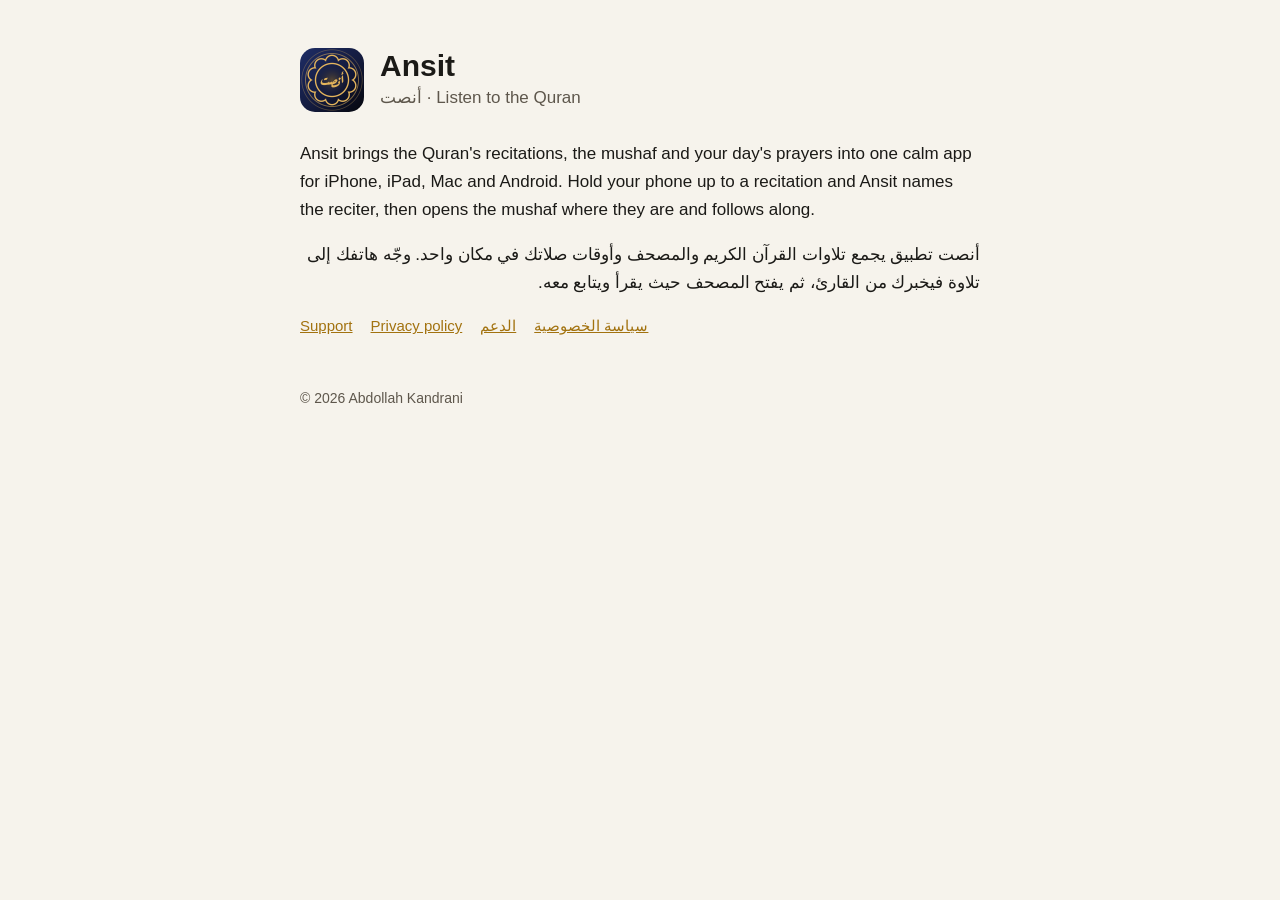
<file: index.html>
<!doctype html><html lang="en"><head><meta charset="utf-8"><meta name="viewport" content="width=device-width,initial-scale=1">
<title>Ansit – Listen to the Quran</title><meta name="description" content="Ansit (أنصت): Quran recitations, the mushaf and prayer times. Name any reciter by voice.">
<link rel="icon" href="assets/icon.png"><link rel="stylesheet" href="assets/site.css"></head><body><main>
<header><img src="assets/icon.png" alt=""><div><h1>Ansit</h1><div class="muted">أنصت · Listen to the Quran</div></div></header>
<p>Ansit brings the Quran's recitations, the mushaf and your day's prayers into one calm app for iPhone, iPad, Mac and Android. Hold your phone up to a recitation and Ansit names the reciter, then opens the mushaf where they are and follows along.</p>
<p dir="rtl">أنصت تطبيق يجمع تلاوات القرآن الكريم والمصحف وأوقات صلاتك في مكان واحد. وجّه هاتفك إلى تلاوة فيخبرك من القارئ، ثم يفتح المصحف حيث يقرأ ويتابع معه.</p>
<nav><a href="support.html">Support</a><a href="privacy.html">Privacy policy</a><a href="support-ar.html">الدعم</a><a href="privacy-ar.html">سياسة الخصوصية</a></nav>
<footer>© 2026 Abdollah Kandrani</footer>
</main></body></html>
</file>
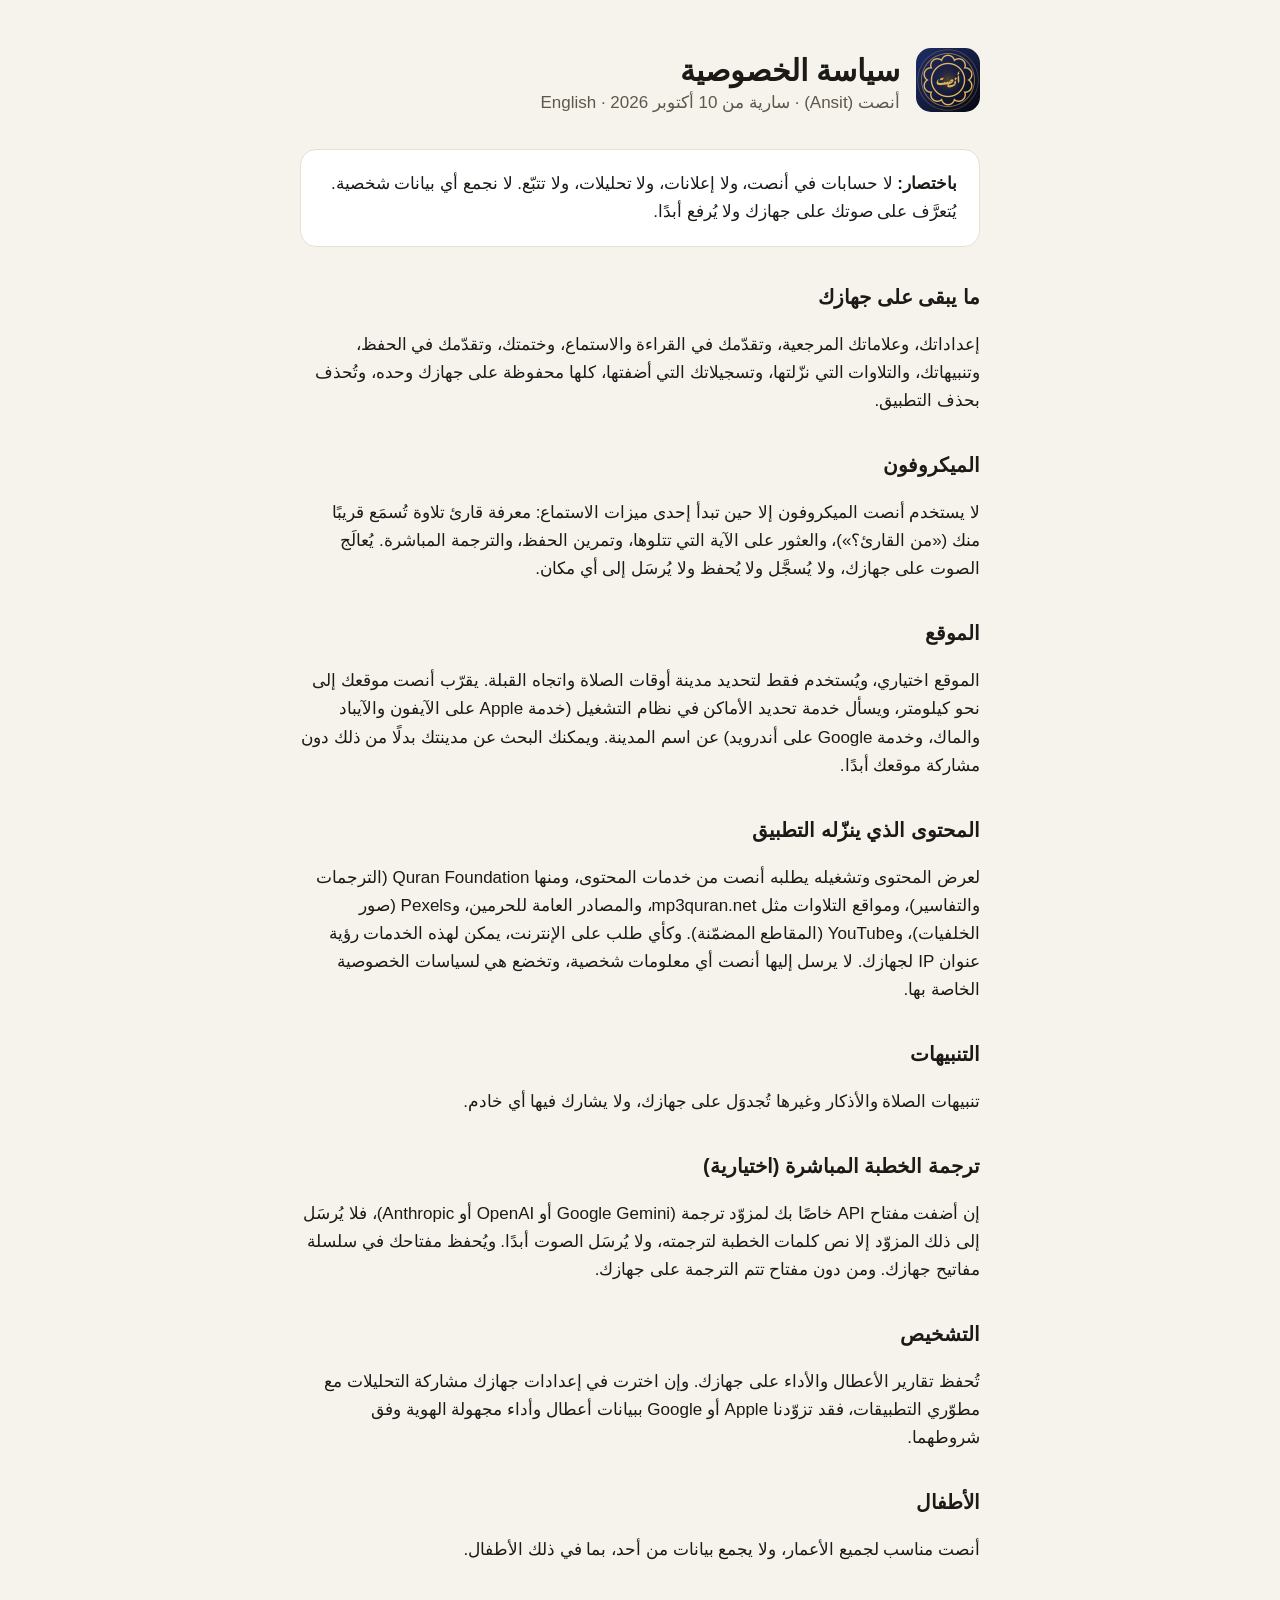
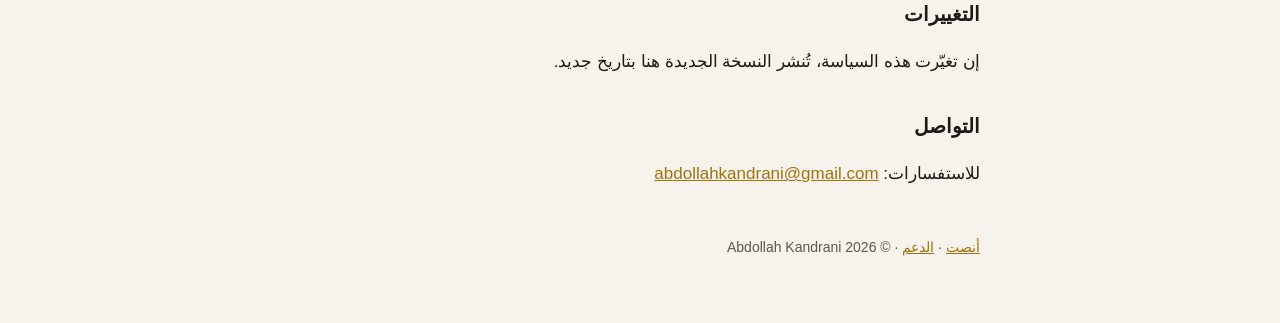
<file: privacy-ar.html>
<!doctype html><html lang="ar" dir="rtl"><head><meta charset="utf-8"><meta name="viewport" content="width=device-width,initial-scale=1">
<title>سياسة الخصوصية · أنصت</title><link rel="icon" href="assets/icon.png"><link rel="stylesheet" href="assets/site.css"></head><body dir="rtl"><main>
<header><a href="./"><img src="assets/icon.png" alt="أنصت"></a><div><h1>سياسة الخصوصية</h1><div class="muted">أنصت (Ansit) · سارية من 10 أكتوبر 2026 · <a href="privacy.html">English</a></div></div></header>

<div class="card"><strong>باختصار:</strong> لا حسابات في أنصت، ولا إعلانات، ولا تحليلات، ولا تتبّع. لا نجمع أي بيانات شخصية. يُتعرَّف على صوتك على جهازك ولا يُرفع أبدًا.</div>

<h2>ما يبقى على جهازك</h2>
<p>إعداداتك، وعلاماتك المرجعية، وتقدّمك في القراءة والاستماع، وختمتك، وتقدّمك في الحفظ، وتنبيهاتك، والتلاوات التي نزّلتها، وتسجيلاتك التي أضفتها، كلها محفوظة على جهازك وحده، وتُحذف بحذف التطبيق.</p>

<h2>الميكروفون</h2>
<p>لا يستخدم أنصت الميكروفون إلا حين تبدأ إحدى ميزات الاستماع: معرفة قارئ تلاوة تُسمَع قريبًا منك («من القارئ؟»)، والعثور على الآية التي تتلوها، وتمرين الحفظ، والترجمة المباشرة. يُعالَج الصوت على جهازك، ولا يُسجَّل ولا يُحفظ ولا يُرسَل إلى أي مكان.</p>

<h2>الموقع</h2>
<p>الموقع اختياري، ويُستخدم فقط لتحديد مدينة أوقات الصلاة واتجاه القبلة. يقرّب أنصت موقعك إلى نحو كيلومتر، ويسأل خدمة تحديد الأماكن في نظام التشغيل (خدمة Apple على الآيفون والآيباد والماك، وخدمة Google على أندرويد) عن اسم المدينة. ويمكنك البحث عن مدينتك بدلًا من ذلك دون مشاركة موقعك أبدًا.</p>

<h2>المحتوى الذي ينزّله التطبيق</h2>
<p>لعرض المحتوى وتشغيله يطلبه أنصت من خدمات المحتوى، ومنها Quran Foundation (الترجمات والتفاسير)، ومواقع التلاوات مثل mp3quran.net، والمصادر العامة للحرمين، وPexels (صور الخلفيات)، وYouTube (المقاطع المضمّنة). وكأي طلب على الإنترنت، يمكن لهذه الخدمات رؤية عنوان IP لجهازك. لا يرسل إليها أنصت أي معلومات شخصية، وتخضع هي لسياسات الخصوصية الخاصة بها.</p>

<h2>التنبيهات</h2>
<p>تنبيهات الصلاة والأذكار وغيرها تُجدوَل على جهازك، ولا يشارك فيها أي خادم.</p>

<h2>ترجمة الخطبة المباشرة (اختيارية)</h2>
<p>إن أضفت مفتاح API خاصًا بك لمزوّد ترجمة (Google Gemini أو OpenAI أو Anthropic)، فلا يُرسَل إلى ذلك المزوّد إلا نص كلمات الخطبة لترجمته، ولا يُرسَل الصوت أبدًا. ويُحفظ مفتاحك في سلسلة مفاتيح جهازك. ومن دون مفتاح تتم الترجمة على جهازك.</p>

<h2>التشخيص</h2>
<p>تُحفظ تقارير الأعطال والأداء على جهازك. وإن اخترت في إعدادات جهازك مشاركة التحليلات مع مطوّري التطبيقات، فقد تزوّدنا Apple أو Google ببيانات أعطال وأداء مجهولة الهوية وفق شروطهما.</p>

<h2>الأطفال</h2>
<p>أنصت مناسب لجميع الأعمار، ولا يجمع بيانات من أحد، بما في ذلك الأطفال.</p>

<h2>التغييرات</h2>
<p>إن تغيّرت هذه السياسة، تُنشر النسخة الجديدة هنا بتاريخ جديد.</p>

<h2>التواصل</h2>
<p>للاستفسارات: <a href="mailto:abdollahkandrani@gmail.com">abdollahkandrani@gmail.com</a></p>

<footer><a href="./">أنصت</a> · <a href="support-ar.html">الدعم</a> · © 2026 Abdollah Kandrani</footer>
</main></body></html>
</file>
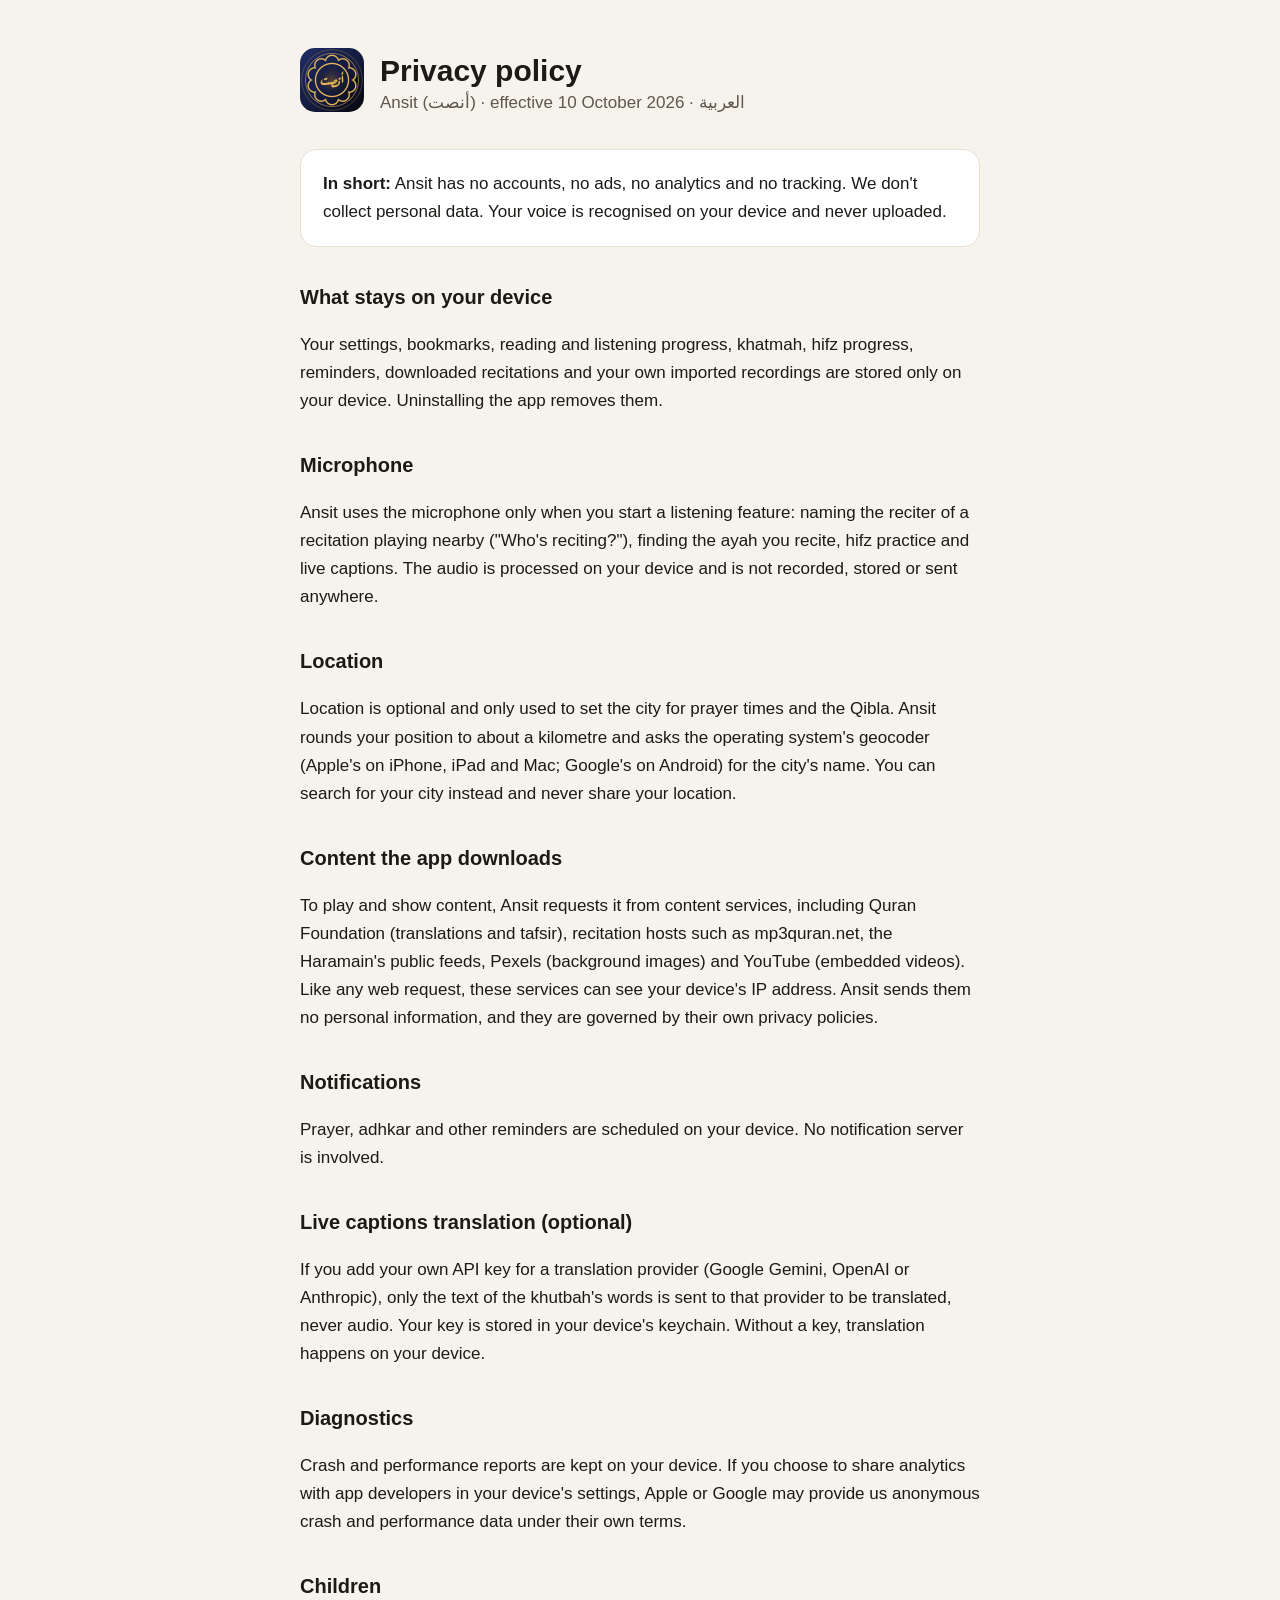
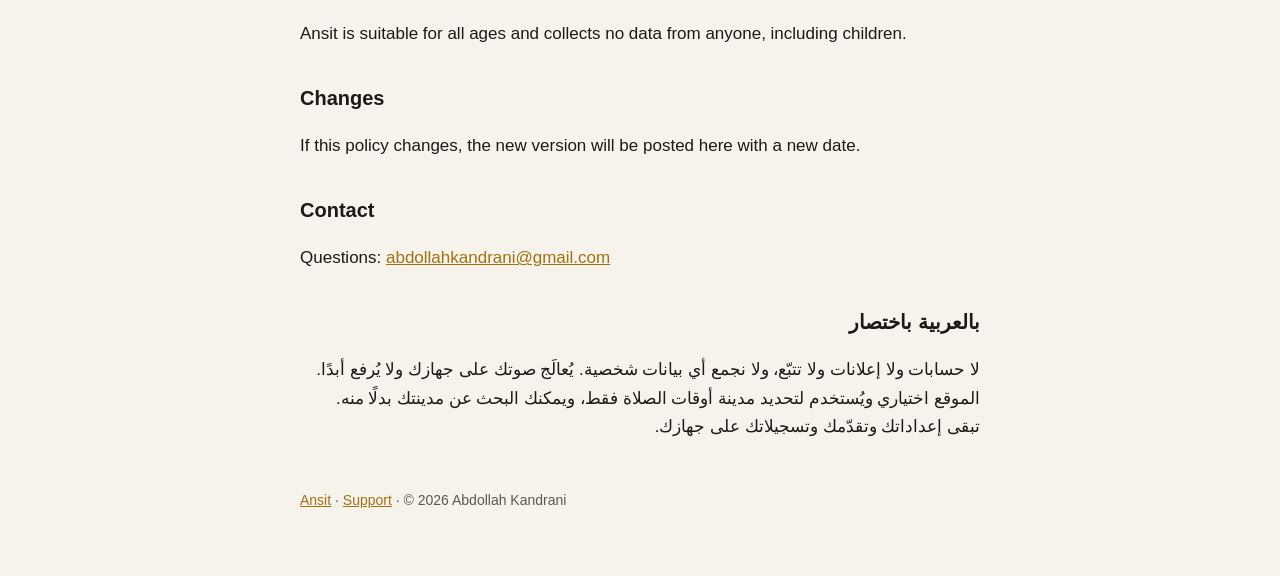
<file: privacy.html>
<!doctype html><html lang="en"><head><meta charset="utf-8"><meta name="viewport" content="width=device-width,initial-scale=1">
<title>Privacy policy · Ansit</title><link rel="icon" href="assets/icon.png"><link rel="stylesheet" href="assets/site.css"></head><body><main>
<header><a href="./"><img src="assets/icon.png" alt="Ansit"></a><div><h1>Privacy policy</h1><div class="muted">Ansit (أنصت) · effective 10 October 2026 · <a href="privacy-ar.html">العربية</a></div></div></header>

<div class="card"><strong>In short:</strong> Ansit has no accounts, no ads, no analytics and no tracking. We don't collect personal data. Your voice is recognised on your device and never uploaded.</div>

<h2>What stays on your device</h2>
<p>Your settings, bookmarks, reading and listening progress, khatmah, hifz progress, reminders, downloaded recitations and your own imported recordings are stored only on your device. Uninstalling the app removes them.</p>

<h2>Microphone</h2>
<p>Ansit uses the microphone only when you start a listening feature: naming the reciter of a recitation playing nearby ("Who's reciting?"), finding the ayah you recite, hifz practice and live captions. The audio is processed on your device and is not recorded, stored or sent anywhere.</p>

<h2>Location</h2>
<p>Location is optional and only used to set the city for prayer times and the Qibla. Ansit rounds your position to about a kilometre and asks the operating system's geocoder (Apple's on iPhone, iPad and Mac; Google's on Android) for the city's name. You can search for your city instead and never share your location.</p>

<h2>Content the app downloads</h2>
<p>To play and show content, Ansit requests it from content services, including Quran Foundation (translations and tafsir), recitation hosts such as mp3quran.net, the Haramain's public feeds, Pexels (background images) and YouTube (embedded videos). Like any web request, these services can see your device's IP address. Ansit sends them no personal information, and they are governed by their own privacy policies.</p>

<h2>Notifications</h2>
<p>Prayer, adhkar and other reminders are scheduled on your device. No notification server is involved.</p>

<h2>Live captions translation (optional)</h2>
<p>If you add your own API key for a translation provider (Google Gemini, OpenAI or Anthropic), only the text of the khutbah's words is sent to that provider to be translated, never audio. Your key is stored in your device's keychain. Without a key, translation happens on your device.</p>

<h2>Diagnostics</h2>
<p>Crash and performance reports are kept on your device. If you choose to share analytics with app developers in your device's settings, Apple or Google may provide us anonymous crash and performance data under their own terms.</p>

<h2>Children</h2>
<p>Ansit is suitable for all ages and collects no data from anyone, including children.</p>

<h2>Changes</h2>
<p>If this policy changes, the new version will be posted here with a new date.</p>

<h2>Contact</h2>
<p>Questions: <a href="mailto:abdollahkandrani@gmail.com">abdollahkandrani@gmail.com</a></p>

<h2 dir="rtl">بالعربية باختصار</h2>
<p dir="rtl">لا حسابات ولا إعلانات ولا تتبّع، ولا نجمع أي بيانات شخصية. يُعالَج صوتك على جهازك ولا يُرفع أبدًا. الموقع اختياري ويُستخدم لتحديد مدينة أوقات الصلاة فقط، ويمكنك البحث عن مدينتك بدلًا منه. تبقى إعداداتك وتقدّمك وتسجيلاتك على جهازك.</p>

<footer><a href="./">Ansit</a> · <a href="support.html">Support</a> · © 2026 Abdollah Kandrani</footer>
</main></body></html>
</file>
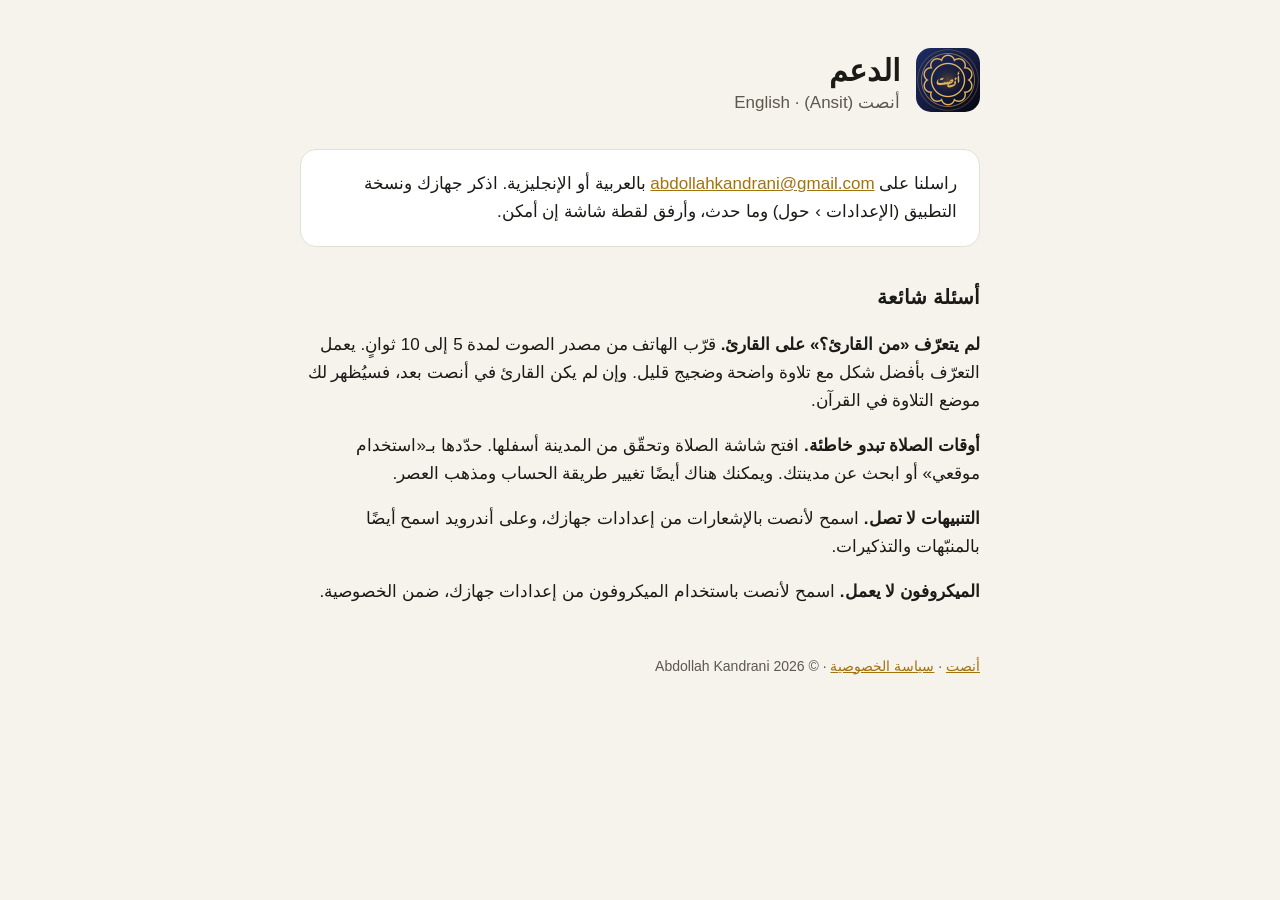
<file: support-ar.html>
<!doctype html><html lang="ar" dir="rtl"><head><meta charset="utf-8"><meta name="viewport" content="width=device-width,initial-scale=1">
<title>الدعم · أنصت</title><link rel="icon" href="assets/icon.png"><link rel="stylesheet" href="assets/site.css"></head><body dir="rtl"><main>
<header><a href="./"><img src="assets/icon.png" alt="أنصت"></a><div><h1>الدعم</h1><div class="muted">أنصت (Ansit) · <a href="support.html">English</a></div></div></header>

<div class="card">راسلنا على <a href="mailto:abdollahkandrani@gmail.com">abdollahkandrani@gmail.com</a> بالعربية أو الإنجليزية. اذكر جهازك ونسخة التطبيق (الإعدادات › حول) وما حدث، وأرفق لقطة شاشة إن أمكن.</div>

<h2>أسئلة شائعة</h2>
<p><strong>لم يتعرّف «من القارئ؟» على القارئ.</strong> قرّب الهاتف من مصدر الصوت لمدة 5 إلى 10 ثوانٍ. يعمل التعرّف بأفضل شكل مع تلاوة واضحة وضجيج قليل. وإن لم يكن القارئ في أنصت بعد، فسيُظهر لك موضع التلاوة في القرآن.</p>
<p><strong>أوقات الصلاة تبدو خاطئة.</strong> افتح شاشة الصلاة وتحقّق من المدينة أسفلها. حدّدها بـ«استخدام موقعي» أو ابحث عن مدينتك. ويمكنك هناك أيضًا تغيير طريقة الحساب ومذهب العصر.</p>
<p><strong>التنبيهات لا تصل.</strong> اسمح لأنصت بالإشعارات من إعدادات جهازك، وعلى أندرويد اسمح أيضًا بالمنبّهات والتذكيرات.</p>
<p><strong>الميكروفون لا يعمل.</strong> اسمح لأنصت باستخدام الميكروفون من إعدادات جهازك، ضمن الخصوصية.</p>

<footer><a href="./">أنصت</a> · <a href="privacy-ar.html">سياسة الخصوصية</a> · © 2026 Abdollah Kandrani</footer>
</main></body></html>
</file>
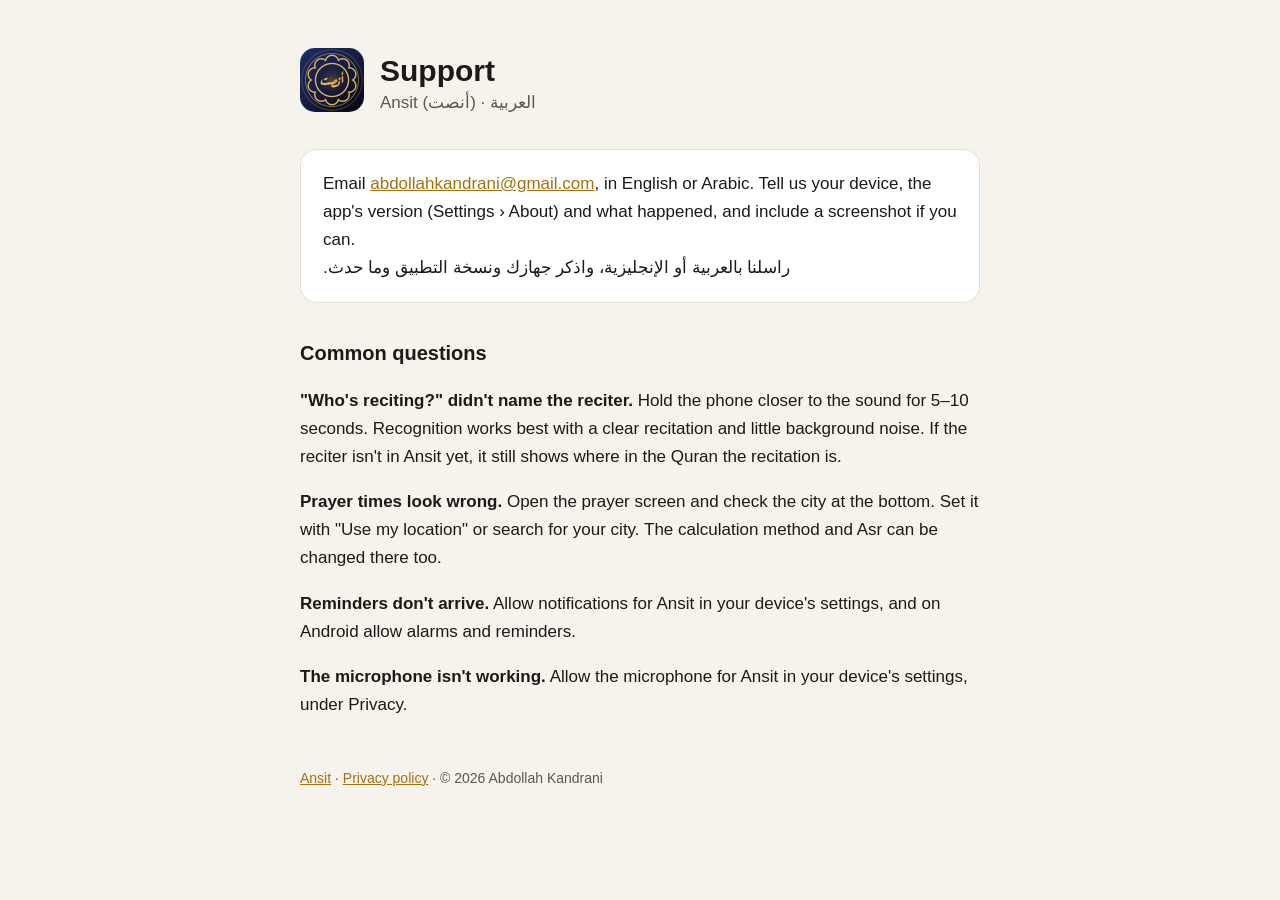
<file: support.html>
<!doctype html><html lang="en"><head><meta charset="utf-8"><meta name="viewport" content="width=device-width,initial-scale=1">
<title>Support · Ansit</title><link rel="icon" href="assets/icon.png"><link rel="stylesheet" href="assets/site.css"></head><body><main>
<header><a href="./"><img src="assets/icon.png" alt="Ansit"></a><div><h1>Support</h1><div class="muted">Ansit (أنصت) · <a href="support-ar.html">العربية</a></div></div></header>

<div class="card">Email <a href="mailto:abdollahkandrani@gmail.com">abdollahkandrani@gmail.com</a>, in English or Arabic. Tell us your device, the app's version (Settings › About) and what happened, and include a screenshot if you can.<br><span dir="rtl">راسلنا بالعربية أو الإنجليزية، واذكر جهازك ونسخة التطبيق وما حدث.</span></div>

<h2>Common questions</h2>
<p><strong>"Who's reciting?" didn't name the reciter.</strong> Hold the phone closer to the sound for 5–10 seconds. Recognition works best with a clear recitation and little background noise. If the reciter isn't in Ansit yet, it still shows where in the Quran the recitation is.</p>
<p><strong>Prayer times look wrong.</strong> Open the prayer screen and check the city at the bottom. Set it with "Use my location" or search for your city. The calculation method and Asr can be changed there too.</p>
<p><strong>Reminders don't arrive.</strong> Allow notifications for Ansit in your device's settings, and on Android allow alarms and reminders.</p>
<p><strong>The microphone isn't working.</strong> Allow the microphone for Ansit in your device's settings, under Privacy.</p>

<footer><a href="./">Ansit</a> · <a href="privacy.html">Privacy policy</a> · © 2026 Abdollah Kandrani</footer>
</main></body></html>
</file>
<file: assets/site.css>
:root{--bg:#F6F3EC;--card:#fff;--ink:#1B1A17;--muted:#5E574C;--gold:#A2720F;--line:#E6E0D3;color-scheme:light}
@media (prefers-color-scheme:dark){:root{--bg:#0E1328;--card:#161C3A;--ink:#EEF0F8;--muted:#AEB4CC;--gold:#E3B45C;--line:#262E55;color-scheme:dark}}
*{box-sizing:border-box}
body{margin:0;background:var(--bg);color:var(--ink);font:17px/1.65 -apple-system,BlinkMacSystemFont,"Segoe UI",Roboto,"Noto Sans Arabic",sans-serif}
main{max-width:720px;margin:0 auto;padding:48px 20px 64px}
header{display:flex;align-items:center;gap:16px;margin-bottom:28px}
header img{width:64px;height:64px;border-radius:15px}
header a{color:inherit;text-decoration:none}
h1{font-size:30px;line-height:1.2;margin:0}
h2{font-size:20px;margin:34px 0 8px}
p,li{color:var(--ink)}
.muted{color:var(--muted)}
a{color:var(--gold)}
nav{display:flex;gap:18px;flex-wrap:wrap;margin:6px 0 0;font-size:15px}
.card{background:var(--card);border:1px solid var(--line);border-radius:16px;padding:20px 22px;margin:18px 0}
[dir=rtl]{font-family:"Noto Naskh Arabic","Geeza Pro",-apple-system,sans-serif}
footer{margin-top:48px;font-size:14px;color:var(--muted)}
</file>
